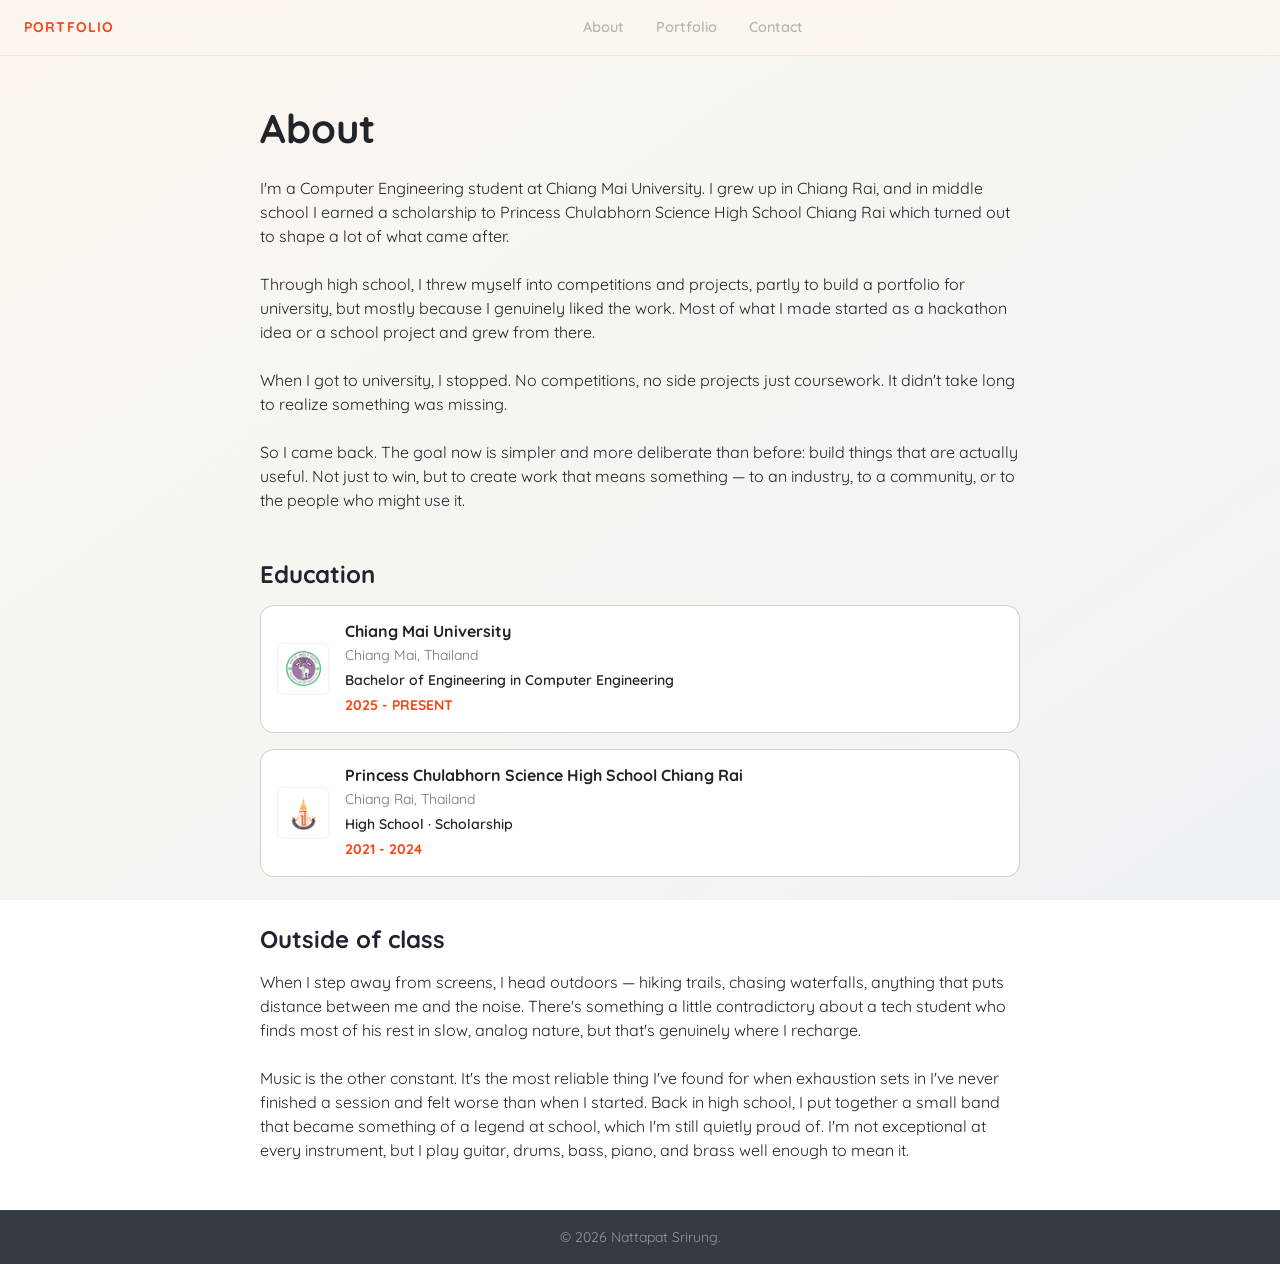
<file: about.html>
<!doctype html>
<html lang="en">

<head>
    <meta charset="UTF-8" />
    <meta name="viewport" content="width=device-width, initial-scale=1.0" />
    <title>About</title>
    <link href="https://cdn.jsdelivr.net/npm/bootstrap@5.3.3/dist/css/bootstrap.min.css" rel="stylesheet" />
    <link rel="stylesheet" href="style.css" />
</head>

<body>
    <div class="d-flex flex-column min-vh-100">

        <nav class="navbar navbar-expand-lg fixed-top site-nav">
            <div class="container-fluid px-4 site-nav__container">
                <a class="navbar-brand site-nav__brand" href="index.html">PORTFOLIO</a>
                <ul class="navbar-nav site-nav__links">
                    <li class="nav-item"><a class="nav-link site-nav__link" href="index.html#about">About</a></li>
                    <li class="nav-item"><a class="nav-link site-nav__link" href="index.html#portfolio">Portfolio</a>
                    </li>
                    <li class="nav-item"><a class="nav-link site-nav__link" href="index.html#contact">Contact</a>
                    </li>
                </ul>
                <div></div>
            </div>
        </nav>

        <main class="flex-grow-1">
            <div class="container py-5">
                <article class="section about-page mx-auto">
                    <h1 class="fw-bold mb-4">About</h1>

                    <p>
                        I'm a Computer Engineering student at Chiang Mai University. I grew up in Chiang Rai,
                        and in middle school I earned a scholarship to Princess Chulabhorn Science High School Chiang
                        Rai which turned out to shape a lot of what came after.<br><br>

                        Through high school, I threw myself into competitions and projects, partly
                        to build a portfolio for university, but mostly because I genuinely liked
                        the work. Most of what I made started as a hackathon idea or a school
                        project and grew from there.<br><br>

                        When I got to university, I stopped. No competitions, no side projects just coursework.
                        It didn't take long to realize something was missing.<br><br>

                        So I came back. The goal now is simpler and more deliberate than before:
                        build things that are actually useful. Not just to win, but to create work
                        that means something — to an industry, to a community, or to the people who might use it.
                    </p>

                    <h2 class="about-page__section-title h4 mt-5 mb-3">Education</h2>
                    <div class="d-flex flex-column gap-3">

                        <div class="card education-card flex-row align-items-center gap-3 p-3">
                            <div class="education-card__logo d-flex align-items-center justify-content-center rounded">
                                <img src="img/cmu.png" alt="cmu" />
                            </div>
                            <div class="card-body p-0">
                                <h3 class="education-card__name h6 mb-1">Chiang Mai University</h3>
                                <p class="education-card__location small mb-1">Chiang Mai, Thailand</p>
                                <p class="education-card__degree small mb-1">Bachelor of Engineering in Computer
                                    Engineering</p>
                                <p class="education-card__date small mb-0">2025 - Present</p>
                            </div>
                        </div>

                        <div class="card education-card flex-row align-items-center gap-3 p-3">
                            <div class="education-card__logo d-flex align-items-center justify-content-center rounded">
                                <img src="img/pcshscr.png" alt="pcshscr" />
                            </div>
                            <div class="card-body p-0">
                                <h3 class="education-card__name h6 mb-1">Princess Chulabhorn Science High School
                                    Chiang Rai</h3>
                                <p class="education-card__location small mb-1">Chiang Rai, Thailand</p>
                                <p class="education-card__degree small mb-1">High School · Scholarship</p>
                                <p class="education-card__date small mb-0">2021 - 2024</p>
                            </div>
                        </div>

                    </div>

                    <h2 class="about-page__section-title h4 mt-5 mb-3">Outside of class</h2>
                    <p class="mb-0">
                        When I step away from screens, I head outdoors — hiking trails, chasing waterfalls,
                        anything that puts distance between me and the noise. There's something a little
                        contradictory about a tech student who finds most of his rest in slow, analog nature,
                        but that's genuinely where I recharge.<br><br>

                        Music is the other constant. It's the most reliable thing I've found for when exhaustion
                        sets in I've never finished a session and felt worse than when I started. Back in high
                        school, I put together a small band that became something of a legend at school, which
                        I'm still quietly proud of. I'm not exceptional at every instrument, but I play guitar,
                        drums, bass, piano, and brass well enough to mean it.
                    </p>

                </article>
            </div>
        </main>

        <footer class="site-footer text-center py-3">
            <p class="small site-footer__text mb-0">© 2026 Nattapat Srirung.</p>
        </footer>

    </div>
</body>

</html>
</file>
<file: style.css>
@import url('https://fonts.googleapis.com/css2?family=Quicksand:wght@300;400;500;600;700;800&display=swap');

:root {
    --ink: #1f2430;
    --accent: #FA4616;
    --ease: 0.26s ease;
    --content-narrow: 640px;
    --content-medium: 760px;
    --nav-height: 56px;
}

html {
    scroll-behavior: smooth;
}

body {
    font-family: 'Quicksand', sans-serif;
    background: linear-gradient(145deg, #fdf6f0, #f6f5f1 55%, #edf2f7);
    background-attachment: fixed;
}

main {
    padding-top: var(--nav-height);
}

.section h2 {
    font-weight: 700;
    color: var(--ink);
}

.site-nav {
    height: var(--nav-height);
    background: rgba(253, 246, 240, 0.72) !important;
    backdrop-filter: blur(14px);
    -webkit-backdrop-filter: blur(14px);
    border-bottom: 1px solid rgba(31, 36, 48, 0.07);
}

.site-nav__container {
    display: grid;
    grid-template-columns: 1fr auto 1fr;
    align-items: center;
    height: 100%;
}

.site-nav__brand {
    font-weight: 700;
    font-size: 0.88rem;
    letter-spacing: 0.08em;
    color: var(--accent);
    justify-self: start;
}

.site-nav__links {
    display: flex !important;
    flex-direction: row;
    justify-self: center;
}

.site-nav__link {
    color: var(--ink) !important;
    font-weight: 600;
    font-size: 0.9rem;
    border-radius: 999px;
    padding: 6px 16px !important;
    opacity: 0.3;
    transition: opacity var(--ease), background var(--ease);
}

.site-nav__link:hover {
    opacity: 1;
    background: rgba(31, 36, 48, 0.07);
}
.hero__card {
    max-width: var(--content-medium);
    border: 2px solid rgba(31, 36, 48, 0.14);
    border-radius: 28px;
    background: #fbfbf9;
}

.hero__photo {
    width: 220px;
    flex-shrink: 0;
    aspect-ratio: 3 / 4;
    object-fit: cover;
    box-shadow: 0 10px 28px rgba(0, 0, 0, 0.18);
    transition: transform var(--ease);
}

.hero__photo:hover {
    transform: translateY(-4px) scale(1.02);
}

.hero__name {
    font-weight: 800;
    text-transform: uppercase;
    line-height: 1.08;
}

.hero__name-first {
    display: block;
    color: var(--ink);
    font-size: 2.4rem;
}

.hero__name-last {
    display: block;
    color: var(--accent);
    font-size: 2.2rem;
}

.hero__tagline {
    margin-top: 14px;
    font-weight: 500;
}

@media (max-width: 767.98px) {
    .hero__card .card-body {
        text-align: center;
    }
}

.about-preview__text {
    max-width: var(--content-narrow);
    margin-left: auto;
    margin-right: auto;
}

.link-arrow {
    display: inline-block;
    font-weight: 600;
    color: var(--accent);
    text-decoration: none;
    transition: transform var(--ease);
}

.link-arrow:hover {
    transform: translateX(4px);
}

.about-page {
    max-width: var(--content-medium);
}

.about-page__section-title {
    font-weight: 700;
}

.education-card {
    border-radius: 14px;
    transition: transform var(--ease), box-shadow var(--ease);
}

.education-card:hover {
    transform: translateY(-3px);
    box-shadow: 0 10px 36px rgba(0, 0, 0, 0.18);
}

.education-card__logo {
    width: 52px;
    height: 52px;
    flex-shrink: 0;
    background: #fff;
    border: 1px solid rgba(0, 0, 0, 0.06);
}

.education-card__logo img {
    width: 70%;
    height: 70%;
    object-fit: contain;
}

.education-card__name {
    font-weight: 700;
}

.education-card__location {
    color: #6c757d;
}

.education-card__degree {
    font-weight: 600;
}

.education-card__date {
    color: var(--accent);
    font-weight: 700;
    text-transform: uppercase;
}

.project-list {
    display: grid;
    grid-template-columns: repeat(2, 1fr);
    gap: 1.25rem;
}

@media (max-width: 767.98px) {
    .project-list {
        grid-template-columns: 1fr;
    }
}

.project-card {
    border-radius: 14px;
    overflow: hidden;
    transition: transform var(--ease), box-shadow var(--ease);
}

.project-card:hover {
    transform: translateY(-4px);
    box-shadow: 0 10px 36px rgba(0, 0, 0, 0.18);
}

.project-card__image {
    width: 100%;
    aspect-ratio: 16 / 9;
    object-fit: cover;
    display: block;
}

.project-card__body {
    padding: 1rem;
}

.project-card__tags {
    display: flex;
    flex-wrap: wrap;
    gap: 0.25rem;
    margin-bottom: 0.5rem;
}

.project-card__tag {
    background: rgba(31, 36, 48, 0.07);
    color: var(--ink);
    font-weight: 600;
    font-size: 0.72rem;
    border-radius: 999px;
    padding: 3px 10px;
}

.project-card__title {
    font-weight: 700;
    margin-bottom: 0.25rem;
}

.project-card__summary {
    color: #6c757d;
    margin-bottom: 0.5rem;
}

.project-card__toggle-input {
    display: none;
}

.project-card__details {
    display: -webkit-box;
    -webkit-line-clamp: 2;
    -webkit-box-orient: vertical;
    overflow: hidden;
    white-space: pre-line;
    color: #6c757d;
}

.project-card__toggle-input:checked~.project-card__details {
    display: block;
    -webkit-line-clamp: unset;
    overflow: visible;
}

.project-card__toggle-label {
    display: inline-block;
    margin-top: 6px;
    font-size: 0.82rem;
    font-weight: 600;
    color: var(--accent);
    cursor: pointer;
}

.project-card__toggle-label:hover {
    text-decoration: underline;
}

.project-card__toggle-label::after {
    content: 'Read more';
}

.project-card__toggle-input:checked~.project-card__toggle-label::after {
    content: 'Close';
}

.project-card__award {
    margin-top: 0.5rem;
    display: inline-block;
    background: rgba(250, 70, 22, 0.10);
    color: var(--accent);
    font-weight: 700;
    border-radius: 999px;
    padding: 3px 10px;
    font-size: 0.72rem;
}

.project-card__link {
    display: inline-flex;
    align-items: center;
    font-size: 0.82rem;
    font-weight: 600;
    color: var(--accent);
    text-decoration: none;
    border: 1.5px solid var(--accent);
    border-radius: 999px;
    padding: 4px 12px;
    transition: background var(--ease), color var(--ease);
}

.project-card__link:hover {
    background: var(--accent);
    color: #fff;
}
.contact-section {
    background: linear-gradient(145deg, #fdf6f0, #f6f5f1 55%, #edf2f7);
}

.contact-list {
    display: flex;
    flex-wrap: wrap;
    justify-content: center;
    gap: 0.5rem;
}

.contact-list__link {
    color: var(--ink);
    font-weight: 500;
    border-radius: 12px;
    transition: background var(--ease), transform var(--ease);
}

.contact-list__link:hover {
    background: rgba(31, 36, 48, 0.07);
    transform: translateY(-2px);
}

.contact-list__icon {
    width: 28px;
    height: 28px;
    object-fit: contain;
}

.site-footer {
    background: #343a40;
    border-top: 1px solid rgba(255, 255, 255, 0.07);
}

.site-footer__text {
    color: rgba(244, 244, 244, 0.5);
}
</file>
